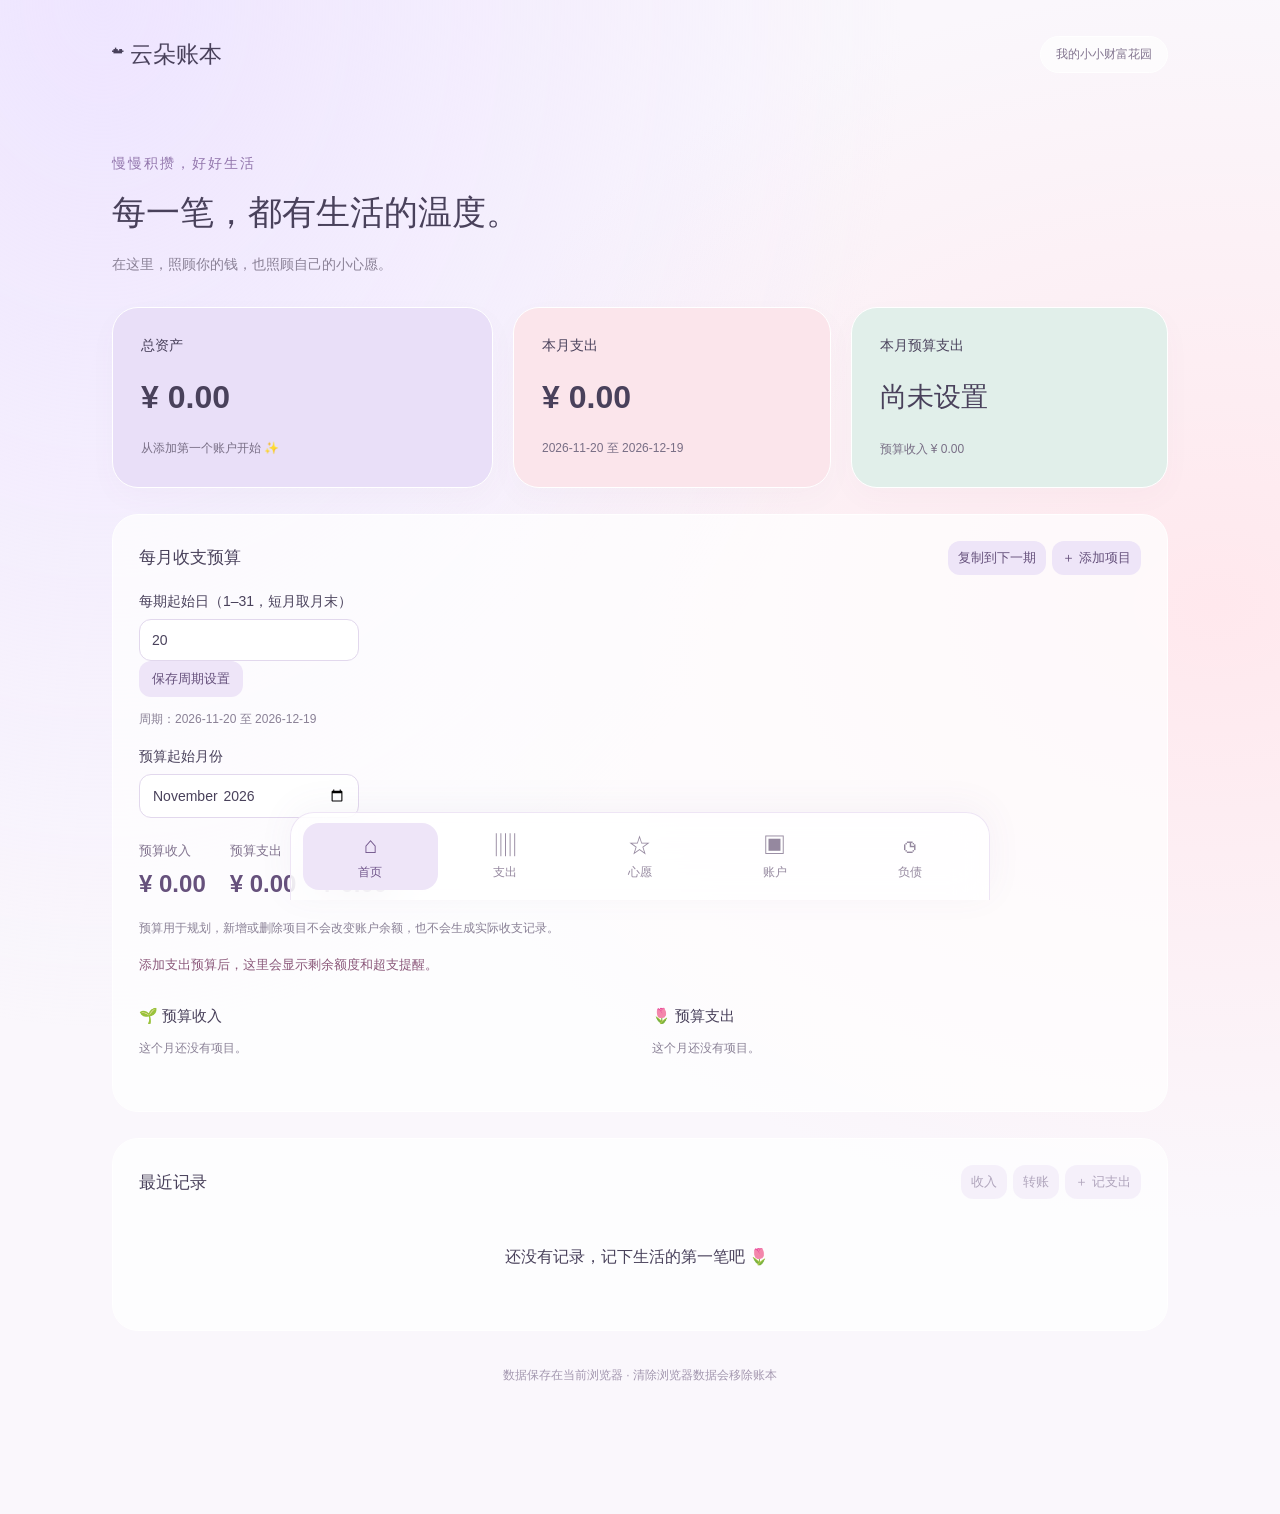
<file: index.html>
<!doctype html>
<html lang="zh-CN">
<head>
  <meta charset="UTF-8">
  <meta name="viewport" content="width=device-width, initial-scale=1">
  <meta name="theme-color" content="#f5eefc">
  <title>云朵账本</title>
  <link rel="stylesheet" href="style.css"><link rel="manifest" href="manifest.webmanifest"><link rel="icon" href="icon-192.png"><link rel="apple-touch-icon" href="icon-192.png">
</head>
<body>
  <main>
    <header><span class="brand">☁ 云朵账本</span><span class="badge">我的小小财富花园</span></header>
    <section class="intro"><p>慢慢积攒，好好生活</p><h1>每一笔，都有生活的温度。</h1><p class="muted">在这里，照顾你的钱，也照顾自己的小心愿。</p></section>
    <section class="overview" aria-label="财务概览">
      <article class="card assets"><span>总资产</span><strong id="total-assets">¥ 0.00</strong><p id="account-summary">从添加第一个账户开始 ✨</p></article>
      <article class="card spending"><span>本月支出</span><strong id="monthly-spending">¥ 0.00</strong><p id="month"></p></article>
      <article class="card budget"><span>本月预算支出</span><strong id="budget-expense-total">尚未设置</strong><p id="budget-home-summary">给每个月留一点从容</p></article>
    </section>
    <section class="panel budget-panel" aria-labelledby="budget-title">
      <h2 id="budget-title">每月收支预算 <span class="record-actions"><button id="copy-budget" type="button">复制到下一期</button><button id="add-budget" type="button">＋ 添加项目</button></span></h2>
      <label class="budget-month-label">每期起始日（1–31，短月取月末）<input id="cycle-day" type="number" min="1" max="31" value="20"></label><button id="save-cycle" type="button">保存周期设置</button><p id="cycle-range" class="form-hint"></p><label class="budget-month-label">预算起始月份<input id="budget-month" type="month" required></label>
      <div id="budget-summary" class="debt-summary"></div>
      <p class="form-hint">预算用于规划，新增或删除项目不会改变账户余额，也不会生成实际收支记录。</p>
      <p id="budget-warning" role="status"></p>
      <div class="budget-columns"><div><h3>🌱 预算收入</h3><div id="budget-income-list"></div></div><div><h3>🌷 预算支出</h3><div id="budget-expense-list"></div></div></div>
      <p id="budget-status" role="status"></p>
    </section>
    <section class="panel goals-panel" aria-labelledby="goals-title"><h2 id="goals-title">储蓄小心愿 <button id="add-goal" type="button">＋ 添加目标</button></h2><p class="form-hint">跟随关联账户余额更新，目标之间独立计算。</p><div id="goal-list"></div></section>
    <section class="panel debt-panel" aria-labelledby="debt-title">
      <h2 id="debt-title">待还负债 <button id="add-debt" type="button">＋ 添加负债</button></h2>
      <div class="debt-summary"><p>待还合计<strong id="debt-total">¥ 0.00</strong></p><p>净资产（总资产 − 待还负债）<strong id="net-assets">¥ 0.00</strong></p></div>
      <p class="form-hint">贷款存款仍属于账户余额；在这里单独记录欠款。保存负债不会扣减账户余额。日期提醒仅在打开账本时显示。</p>
      <div id="debt-list"></div>
      <p id="debt-status" role="status"></p>
    </section>
    <section class="details">
      <article class="panel"><h2>我的账户 <button id="add-account" type="button">＋ 添加账户</button></h2><div id="account-list"></div></article>
      <article class="panel"><h2>最近记录 <span class="record-actions"><button id="add-income" type="button">收入</button><button id="add-transfer" type="button">转账</button><button id="add-expense" type="button">＋ 记支出</button></span></h2><div id="record-list"></div></article>
    </section>
    <section class="panel tools-panel"><h2>照顾好你的账本 <span>☁</span></h2>
<div class="tool-actions"><button id="export-backup" type="button">导出完整备份</button><button id="import-backup" type="button">导入备份</button><input id="backup-file" type="file" accept=".json,application/json" hidden><button id="manage-categories" type="button">分类与图标</button><button id="install-app" type="button">安装账本</button></div>
<p class="form-hint">备份包含余额、记录、照片、预算、目标、负债和设置。文件仅保存在你的电脑，请妥善保管。</p><p id="backup-status" role="status"></p><p id="offline-status" class="form-hint">正在准备离线使用…</p></section>
<p id="status" role="status" aria-live="polite"></p><footer>数据保存在当前浏览器 · 清除浏览器数据会移除账本</footer>
  </main>
  <dialog id="account-dialog" aria-labelledby="dialog-title">
    <form id="account-form">
      <h2 id="dialog-title">给余额安个家</h2>
      <label>账户类型<select id="account-type" required><option value="wechat">微信钱包</option><option value="alipay">支付宝余额</option><option value="pocket">小荷包</option><option value="yuebao">余额宝</option><option value="fund">基金</option><option value="bank">银行卡</option></select></label>
      <label>账户名称（已默认填写，可修改）<input id="account-name" maxlength="40" required value="微信钱包" placeholder="例如：微信钱包、旅行小荷包、招商银行卡"></label>
      <label>当前余额（元）<input id="account-balance" type="text" inputmode="decimal" required placeholder="0.00" aria-describedby="balance-hint"></label>
      <p class="form-hint" id="balance-hint">填写实际余额，最多两位小数。无需填写银行卡号。</p>
      <p id="form-error" role="alert"></p>
      <div class="form-actions"><button type="button" id="cancel-account">取消</button><button class="primary" type="submit">保存账户</button></div>
    </form>
  </dialog>
  <dialog id="expense-dialog" aria-labelledby="expense-title">
    <form id="expense-form">
      <h2 id="expense-title">记一笔生活的小账</h2>
      <label>付款账户<select id="expense-account" required></select></label>
      <label>支出金额（元）<input id="expense-amount" inputmode="decimal" required placeholder="例如：25.50"></label>
      <label>分类<select id="expense-category" required><option>🍚 餐饮</option><option>🚌 交通</option><option>🛍️ 购物</option><option>🏠 居住</option><option>🎮 娱乐</option><option>💊 医疗</option><option>📚 学习</option><option>💸 还款</option><option>🌷 其他</option></select></label>
      <label>日期<input id="expense-date" type="date" required></label><label>关联支出预算<select id="expense-budget" required></select></label><p id="expense-budget-hint" class="form-hint"></p>
      <label>备注（选填）<input id="expense-note" maxlength="120" placeholder="这一笔花在了哪里？"></label>
      <label>关联还款负债（选填）<select id="expense-debt"><option value="">不关联负债</option></select></label>
<label id="expense-reduction-label" hidden>本次减少欠款（元）<input id="expense-reduction" inputmode="decimal" placeholder="默认等于支出金额"></label>
<p class="form-hint">关联负债后会同时减少欠款。若含未记入负债的利息，只填写本次实际减少的欠款部分；还款仍按你的设置计入支出和预算。</p>
<label>照片附件（选填）<input id="expense-photo" type="file" accept="image/jpeg,image/png,image/webp"></label><label class="check-label"><input id="expense-remove-photo" type="checkbox">移除已有照片</label>
<p class="form-hint">每笔可保存一张照片，会自动压缩，仅保存在本机。</p><p id="expense-error" role="alert"></p>
      <div class="form-actions"><button type="button" id="cancel-expense">取消</button><button class="primary" type="submit">保存支出</button></div>
    </form>
  </dialog>
  <dialog id="goal-dialog" aria-labelledby="goal-dialog-title">
    <form id="goal-form">
      <h2 id="goal-dialog-title">选择关联账户</h2>
      <label>目标名称<input id="goal-name" maxlength="60" required placeholder="例如：旅行小心愿"></label>
      <label>目标金额（元）<input id="goal-amount" inputmode="decimal" required placeholder="例如：3000"></label>
      <label>目标日期<input id="goal-date" type="date" required></label>
      <p class="form-hint">可以选择多个账户，它们的余额会合计到这个目标。</p>
      <div id="goal-account-options"></div>
      <p id="goal-error" role="alert"></p>
      <div class="form-actions"><button id="cancel-goal" type="button">取消</button><button class="primary" type="submit">保存选择</button></div>
    </form>
  </dialog>
  <dialog id="debt-dialog" aria-labelledby="debt-dialog-title"><form id="debt-form">
    <h2 id="debt-dialog-title">添加负债</h2>
    <label>负债类型<select id="debt-type" required><option value="huabei">花呗</option><option value="credit">信用卡</option><option value="loan">贷款</option></select></label>
    <label>名称<input id="debt-name" maxlength="60" required value="花呗" placeholder="例如：交行助学贷"></label>
    <label>待还金额（元）<input id="debt-amount" inputmode="decimal" required placeholder="填写尚未偿还的金额"></label>
    <label>还款日期<input id="debt-date" type="date" required></label>
    <p class="form-hint">填写本次登记欠款的应还日期。分期欠款可以分开添加；金额包含多少利息，由你按账单填写。</p>
    <p id="debt-error" role="alert"></p>
    <div class="form-actions"><button type="button" id="cancel-debt">取消</button><button type="submit" class="primary">保存负债</button></div>
  </form></dialog>
  <dialog id="movement-dialog" aria-labelledby="movement-title"><form id="movement-form">
    <h2 id="movement-title">记收入</h2>
    <label><span id="movement-account-label">收款账户</span><select id="movement-account" required></select></label>
    <label id="movement-destination-label">转入账户<select id="movement-destination"></select></label>
    <label>金额（元）<input id="movement-amount" inputmode="decimal" required placeholder="例如：100.00"></label>
    <label id="movement-category-label">收入分类<select id="movement-category"><option>💼 工资</option><option>🎁 红包</option><option>🌱 收益</option><option>🌷 其他收入</option></select></label>
    <label>日期<input id="movement-date" type="date" required></label>
    <label>备注（选填）<input id="movement-note" maxlength="120"></label>
    <label>照片附件（选填）<input id="movement-photo" type="file" accept="image/jpeg,image/png,image/webp"></label><label class="check-label"><input id="movement-remove-photo" type="checkbox">移除已有照片</label><p id="movement-error" role="alert"></p>
    <div class="form-actions"><button type="button" id="cancel-movement">取消</button><button type="submit" class="primary">保存</button></div>
  </form></dialog>
  <dialog id="budget-dialog" aria-labelledby="budget-dialog-title"><form id="budget-form">
    <h2 id="budget-dialog-title">添加预算项目</h2>
    <label>类型<select id="budget-type" required><option value="income">预算收入</option><option value="expense">预算支出</option></select></label>
    <label>项目名称<input id="budget-name" maxlength="60" required placeholder="例如：工资、生活费、吃饭、交通、水电、娱乐" list="budget-name-suggestions"></label>
    <datalist id="budget-name-suggestions"><option value="工资"><option value="生活费"><option value="吃饭"><option value="交通"><option value="水电"><option value="娱乐"></datalist>
    <label>预算金额（元）<input id="budget-amount" inputmode="decimal" required placeholder="例如：1000"></label>
    <label id="budget-date-label">预计收入日期（选填）<input id="budget-date" type="date"></label>
    <p id="budget-form-month" class="form-hint"></p>
    <p id="budget-error" role="alert"></p>
    <div class="form-actions"><button type="button" id="cancel-budget">取消</button><button type="submit" class="primary">保存项目</button></div>
  </form></dialog>
<dialog id="link-budget-dialog" aria-labelledby="link-budget-title"><form id="link-budget-form"><h2 id="link-budget-title">关联支出预算</h2><label>预算项目<select id="link-budget-select" required></select></label><p id="link-budget-error" role="alert"></p><div class="form-actions"><button id="cancel-link-budget" type="button">取消</button><button type="submit" class="primary">保存关联</button></div></form></dialog>
<dialog id="categories-dialog" aria-labelledby="categories-title"><h2 id="categories-title">分类与图标</h2><p class="form-hint">修改或移除分类不改动历史记录。图标可填写一个表情符号。</p><div id="categories-list"></div>
<form id="category-form"><h3 id="category-form-title">添加分类</h3><label>收支类型<select id="category-type"><option value="expense">支出</option><option value="income">收入</option></select></label><label>图标<input id="category-icon" required maxlength="16" value="🌷"></label><label>分类名称<input id="category-name" required maxlength="30"></label><p id="category-error" role="alert"></p><div class="form-actions"><button id="reset-category" type="button">清空编辑</button><button type="submit" class="primary">保存分类</button></div></form><div class="form-actions"><button id="close-categories" type="button">完成</button></div></dialog>
<dialog id="import-dialog" aria-labelledby="import-title"><h2 id="import-title">确认导入备份</h2><p id="import-summary"></p><p class="form-hint">导入会覆盖当前账本。请先下载当前账本备份，再确认覆盖。</p><div class="form-actions"><button id="cancel-import" type="button">取消</button><button id="backup-before-import" type="button">先备份当前账本</button><button id="confirm-import" type="button" disabled>覆盖并导入</button></div><p id="import-error" role="alert"></p></dialog>
<dialog id="photo-dialog" aria-label="记录照片"><img id="record-photo-preview" alt="记账照片"><div class="form-actions"><button id="close-photo" type="button">关闭</button></div></dialog>
<script src="core.js"></script><script src="storage.js"></script><script src="app.js"></script><script src="extras.js"></script><script src="analytics.js"></script><script src="navigation.js"></script>
</body>
</html>
</file>
<file: style.css>
:root{font-family:"Microsoft YaHei","PingFang SC",sans-serif;color:#49415b;background:#faf7fc;font-synthesis:none}*{box-sizing:border-box}body{margin:0;background:radial-gradient(ellipse at 8% 0%,#eee5ff 0,transparent 48%),radial-gradient(ellipse at 95% 40%,#ffe8ed 0,transparent 48%);min-height:100vh}main{max-width:1120px;margin:auto;padding:36px 32px}header{display:flex;align-items:center;justify-content:space-between;gap:12px}.brand{font-size:23px;font-weight:700}.badge{font-size:12px;color:#82748f;background:#ffffffa8;border:1px solid white;padding:9px 15px;border-radius:24px}.intro{margin:60px 0 30px}.intro>p:first-child{color:#9276ac;font-size:14px;letter-spacing:2px}h1{font-size:clamp(24px,4vw,34px);font-weight:600;line-height:1.5;margin:12px 0}.muted{color:#8a8196;font-size:14px;line-height:1.8}.overview{display:grid;grid-template-columns:1.2fr 1fr 1fr;gap:20px}.card{padding:28px;border:1px solid #ffffff;border-radius:26px;box-shadow:0 10px 28px #79658c08}.assets{background:#e9dff8}.spending{background:#fbe5eb}.budget{background:#e1efea}.card>span{font-size:14px}.card strong{display:block;font-size:32px;line-height:1.5;margin:18px 0;font-weight:600;font-variant-numeric:tabular-nums}.budget strong{font-size:27px;padding:4px 0}.card p{font-size:12px;color:#786e85;margin:0;line-height:1.6}.details{display:grid;grid-template-columns:1fr 1fr;gap:20px;margin-top:26px}.panel{padding:26px;border:1px solid white;border-radius:26px;background:#ffffffb8}h2{font-size:17px;font-weight:600;margin:0;display:flex;justify-content:space-between}h2 span{color:#b49bc9}.empty{text-align:center;padding:32px 0 20px}.symbol{font-size:32px;background:#f6f0fa;border-radius:22px;display:inline-grid;place-items:center;width:66px;height:66px}h3{font-size:15px;font-weight:500;margin:18px 0 10px}.empty p{font-size:12px;color:#91869e;line-height:1.8}footer{text-align:center;font-size:12px;color:#a397af;margin-top:36px}@media(max-width:650px){main{padding:24px 18px}.badge{display:none}.intro{margin-top:38px}.overview{grid-template-columns:1fr 1fr;gap:12px}.assets{grid-column:1/-1}.card{padding:22px}.card strong{font-size:26px}.budget strong{font-size:22px;padding:3px 0}.details{grid-template-columns:1fr;gap:16px}.panel{padding:22px}}
button,input,select{font:inherit}button{cursor:pointer;border:0;border-radius:12px;padding:9px 13px;background:#eee5f8;color:#66517c;font-size:13px}button:hover{background:#e3d5f3}button:disabled{opacity:.5;cursor:default}button:focus-visible,input:focus-visible,select:focus-visible{outline:3px solid #a58bbb;outline-offset:3px}h2{align-items:center;gap:12px}.account-row{display:flex;align-items:center;gap:12px;padding:20px 0;border-bottom:1px solid #f0eaf5}.account-row:last-child{border:0}.account-icon{background:#f5effa;padding:10px;border-radius:14px}.account-label{flex:1;min-width:0;overflow-wrap:anywhere;font-size:14px}.account-row strong{font-size:15px;font-variant-numeric:tabular-nums;overflow-wrap:anywhere;max-width:48%}dialog{border:1px solid white;border-radius:26px;padding:28px;background:#fcf9ff;color:#49415b;width:440px;max-width:calc(100% - 32px);box-shadow:0 24px 80px #49345130}dialog::backdrop{background:#49345155;backdrop-filter:blur(5px)}form h2{margin-bottom:24px}label{display:block;font-size:14px;margin-top:18px}input,select{display:block;width:100%;margin-top:8px;border:1px solid #e2d8ed;border-radius:12px;background:white;color:#49415b;padding:12px;min-width:0}.form-hint{font-size:12px;color:#8a8196;line-height:1.8}.form-actions{display:flex;justify-content:flex-end;gap:12px;margin-top:24px}.primary{background:#dfcfef;color:#513c67}#form-error{color:#a1385a;font-size:13px;line-height:1.7}#status{font-size:13px;line-height:1.8;color:#79658c;text-align:center;overflow-wrap:anywhere}
.account-label small{display:block;color:#91869e;font-size:12px;line-height:1.8;margin-top:6px}#expense-error{color:#a1385a;font-size:13px;line-height:1.7}dialog{max-height:90vh;overflow-y:auto}
.goals-panel{margin-top:26px}#goal-list{display:grid;grid-template-columns:1fr 1fr;gap:18px}.goal-card{background:linear-gradient(135deg,#f1eafa,#edf5ef);border-radius:20px;padding:22px;min-width:0}.goal-card h3{margin-top:0}.goal-total{font-size:20px;font-weight:600;overflow-wrap:anywhere}.goal-card progress{display:block;width:100%;height:12px;border:0;border-radius:20px;overflow:hidden;accent-color:#a58bbb}.goal-card progress::-webkit-progress-bar{background:#fff9;border-radius:20px}.goal-card progress::-webkit-progress-value{background:#b5a0d3;border-radius:20px}.goal-suggestion{font-size:14px;line-height:1.8;color:#705585}@media(max-width:650px){#goal-list{grid-template-columns:1fr}}
.goal-option{display:flex;align-items:center;gap:12px;background:#f2ebf8;padding:14px;border-radius:12px;overflow-wrap:anywhere}.goal-option input{width:18px;height:18px;margin:0;flex-shrink:0;accent-color:#a58bbb}.goal-option span{min-width:0}#goal-error{color:#a1385a;font-size:13px;line-height:1.7}
.debt-panel{margin-top:26px}.debt-summary{display:flex;flex-wrap:wrap;gap:24px;margin-top:16px}.debt-summary p{font-size:13px;color:#82748f;margin:8px 0}.debt-summary strong{display:block;font-size:24px;color:#66517c;margin-top:10px;font-variant-numeric:tabular-nums}#debt-error,#debt-status{font-size:13px;color:#a1385a;line-height:1.8}
.record-actions{display:flex;flex-wrap:wrap;gap:6px;justify-content:flex-end}.record-actions button{padding:8px 10px}#movement-error{font-size:13px;color:#a1385a;line-height:1.8}[hidden]{display:none!important}
.budget-panel{margin-top:26px}.budget-month-label{max-width:220px}.budget-columns{display:grid;grid-template-columns:1fr 1fr;gap:24px}.budget-row{display:flex;align-items:center;flex-wrap:wrap;gap:12px;padding:16px 0;border-bottom:1px solid #eee5f5}.budget-row strong{font-size:14px}.budget-row .account-label{min-width:90px}.budget-row .record-actions{flex-basis:100%}#budget-error,#budget-warning,#budget-status{font-size:13px;line-height:1.8;color:#8b587a}@media(max-width:650px){.budget-columns{grid-template-columns:1fr}}
.tools-panel{margin-top:26px}.tool-actions{display:flex;flex-wrap:wrap;gap:12px;margin-top:20px}.check-label{display:flex;gap:10px;align-items:center;font-size:13px}.check-label input{width:18px;height:18px;margin:0}.record-edit-actions{justify-content:flex-start;margin-top:12px}.record-edit-actions button{padding:6px 10px;font-size:12px}#record-photo-preview{display:block;max-width:100%;max-height:70vh;object-fit:contain}#photo-dialog{width:720px}#categories-list{max-height:240px;overflow:auto;margin-top:20px}#categories-dialog{width:520px}.tool-actions button{padding:12px 16px}#backup-status,#category-error,#import-error,#link-budget-error{font-size:13px;line-height:1.8;color:#8b587a}#record-list{max-height:720px;overflow:auto;padding-right:6px}.account-label>button{margin-top:8px}.account-row{align-items:flex-start}.account-row>strong{padding-top:6px}.debt-panel .account-row{align-items:center}@media(max-width:650px){h2{flex-wrap:wrap}.account-row{gap:8px}.record-actions{justify-content:flex-start}.account-row strong{font-size:13px}#record-list{max-height:650px}}
main{padding-bottom:130px}.app-page{padding-top:22px}.app-page>.panel{margin-top:22px}.app-page>.panel:first-child{margin-top:0}.bottom-nav{position:fixed;bottom:0;left:50%;transform:translateX(-50%);display:flex;width:min(100%,700px);padding:10px 12px calc(10px + env(safe-area-inset-bottom));background:#fffc;border:1px solid #eee5f5;border-bottom:0;border-radius:24px 24px 0 0;backdrop-filter:blur(18px);box-shadow:0 -6px 36px #75638b0e;z-index:20}.bottom-nav button{display:flex;flex:1;flex-direction:column;align-items:center;gap:4px;border-radius:16px;background:transparent;color:#95889f;font-size:12px;padding:9px 4px}.bottom-nav button.selected{color:#71568b;background:#eee5f8}.nav-icon{font-size:23px;line-height:1.2}.page-heading{margin:24px 0}.eyebrow{font-size:11px;letter-spacing:3px;color:#9e89b1}.cycle-toolbar{display:flex;align-items:flex-end;gap:14px}.cycle-toolbar label{margin:0;flex:1;max-width:240px;color:#82748f;font-size:12px}.cycle-toolbar>button{font-size:25px;line-height:1;padding:12px 20px}.chart-summary{display:grid;grid-template-columns:repeat(4,1fr);gap:14px;margin-top:24px}.summary-tile{background:#ede5f7;border:1px solid white;padding:22px;border-radius:22px;min-width:0}.summary-tile:nth-child(2){background:#fbe8ee}.summary-tile:nth-child(3){background:#e5f0eb}.summary-tile:nth-child(4){background:#f7eddf}.summary-tile span{font-size:12px;color:#82748f}.summary-tile strong{display:block;font-size:23px;font-weight:600;margin-top:14px;overflow-wrap:anywhere}.chart-layout{display:grid;grid-template-columns:1fr 1fr;gap:22px;margin-top:26px}.chart-layout>.panel{min-width:0}.category-chart{max-width:250px;margin:0 auto}.category-chart svg{display:block;width:100%;height:auto}.donut-total{font-family:inherit;font-size:21px;fill:#57436a;font-weight:600}.donut-caption{font-family:inherit;font-size:12px;fill:#91839d}.legend-row{display:flex;align-items:center;gap:8px;padding:11px 0;font-size:12px;border-bottom:1px solid #f0ebf5}.legend-dot{display:block;width:9px;height:9px;border-radius:50%;flex-shrink:0}.legend-name{flex:1;min-width:0;overflow-wrap:anywhere}.legend-percent{color:#91839d}.legend-row strong{font-weight:500;white-space:nowrap}.daily-chart{display:flex;align-items:flex-end;gap:6px;height:220px;overflow-x:auto;padding:20px 6px 12px}.day-column{display:flex;flex:0 0 30px;height:180px;flex-direction:column;justify-content:flex-end;align-items:center;gap:10px;padding:0;background:transparent;border-radius:0}.day-column:hover{background:#f2ebf8}.day-bar{display:block;width:16px;flex-shrink:0;border-radius:6px 6px 0 0;background:linear-gradient(#b6a1d0,#ded0ee)}.day-label{font-size:10px;color:#8a7f94;white-space:nowrap}.chart-budget-panel{margin-top:24px}.chart-budget-row{padding:20px 0;border-bottom:1px solid #f0ebf5}.budget-bar-title{display:flex;justify-content:space-between;gap:12px;font-size:13px;margin-bottom:12px;overflow-wrap:anywhere}.chart-budget-row progress{width:100%;height:10px;accent-color:#a695ca;border:0;border-radius:10px;overflow:hidden}.chart-budget-row progress::-webkit-progress-bar{background:#eee8f3}.chart-budget-row progress::-webkit-progress-value{background:#b09bcb}.chart-budget-row progress.over{accent-color:#d693a7}.chart-budget-row progress.over::-webkit-progress-value{background:#d693a7}.over-text{color:#ab5673}.record-more-button{padding:0!important;flex:0 0 26px;width:26px;min-width:26px;height:28px;line-height:1;font-size:22px;background:transparent;color:#9a88a8;border-radius:9px}.record-menu-dialog{width:300px}.record-menu-dialog h2{margin-bottom:20px}.menu-choice{display:block;width:100%;padding:13px;margin-top:8px}.account-row>.record-more-button{margin-right:-8px}.account-row>strong{max-width:40%}#page-home>.panel,#page-accounts>.panel{margin-top:26px}@media(max-width:650px){main{padding-bottom:125px}.chart-summary{grid-template-columns:1fr 1fr;gap:12px}.summary-tile{padding:20px}.summary-tile strong{font-size:22px}.chart-layout{grid-template-columns:1fr;gap:18px}.bottom-nav{width:100%}.app-page{padding-top:16px}.intro{margin-top:24px}.account-row{gap:8px}.budget-bar-title{font-size:12px}.page-heading h1{font-size:25px}.record-more-button{flex-basis:24px;min-width:24px;width:24px}}
</file>
